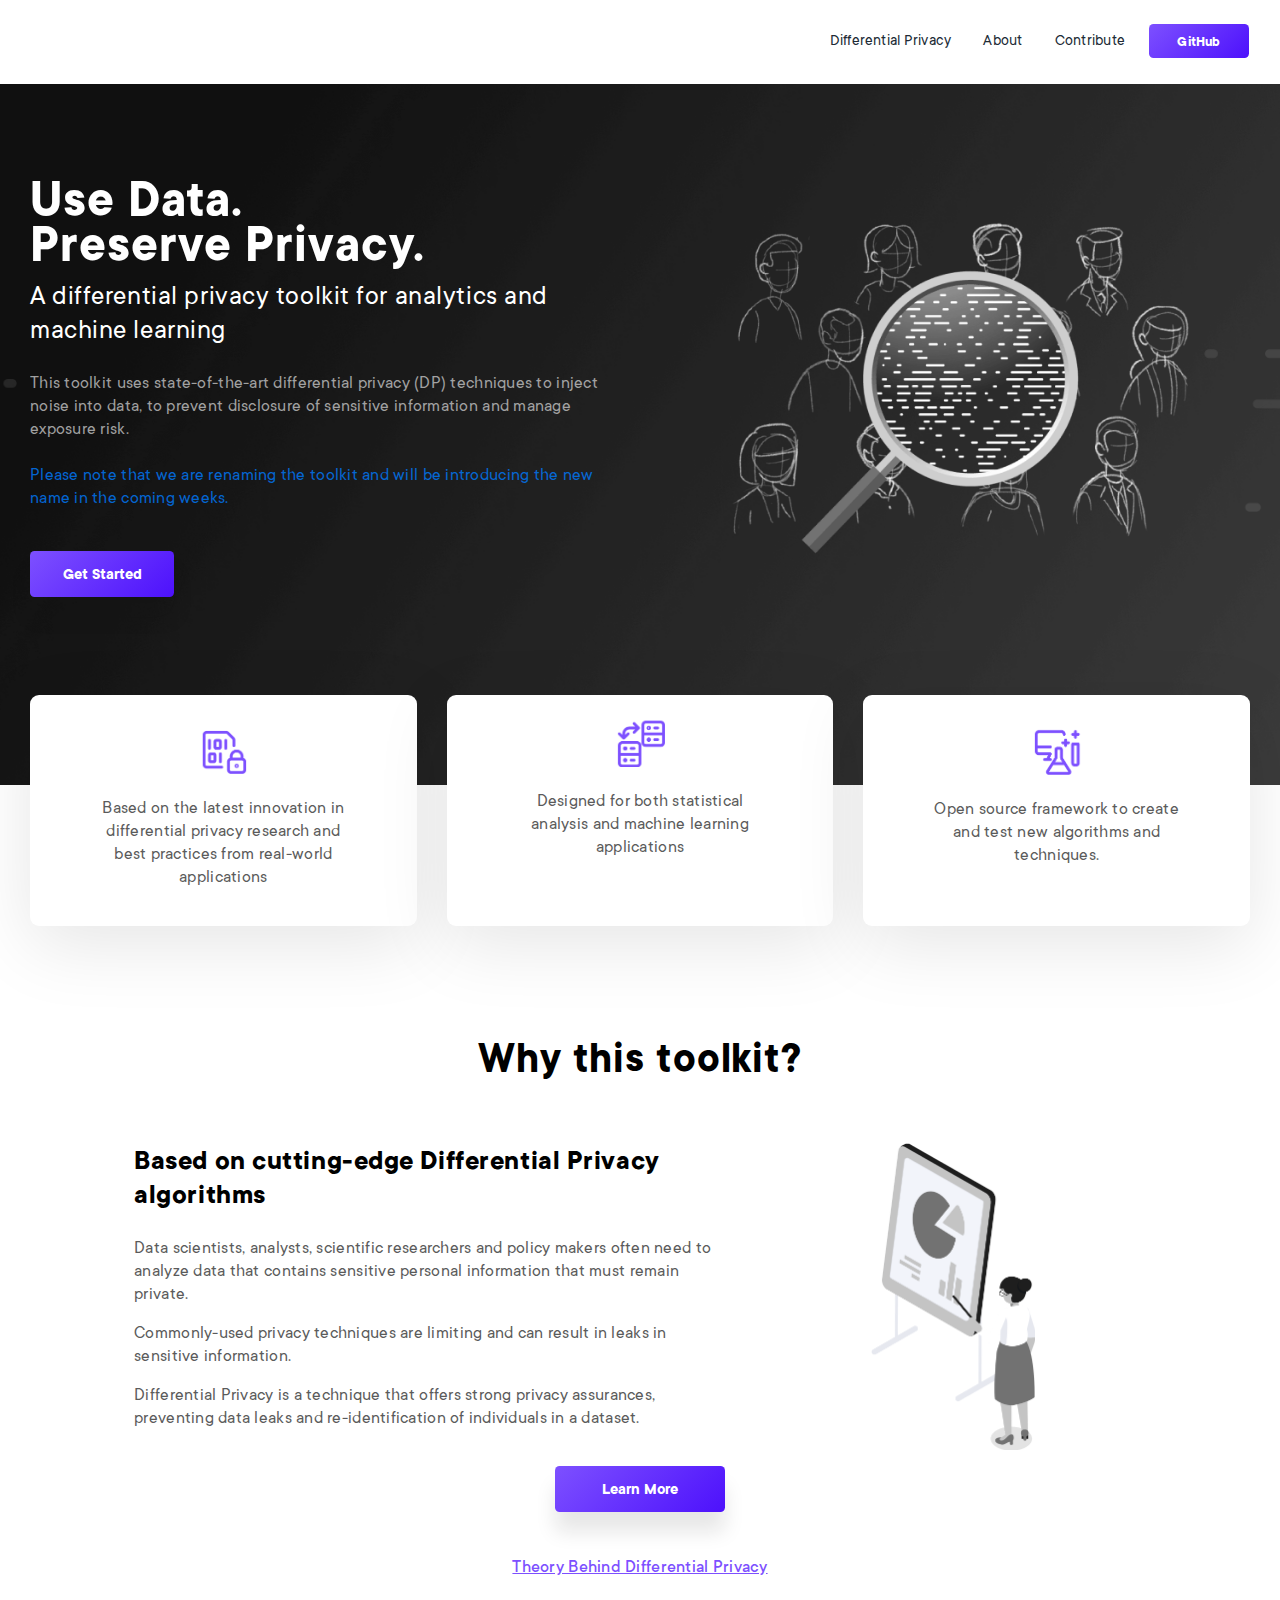
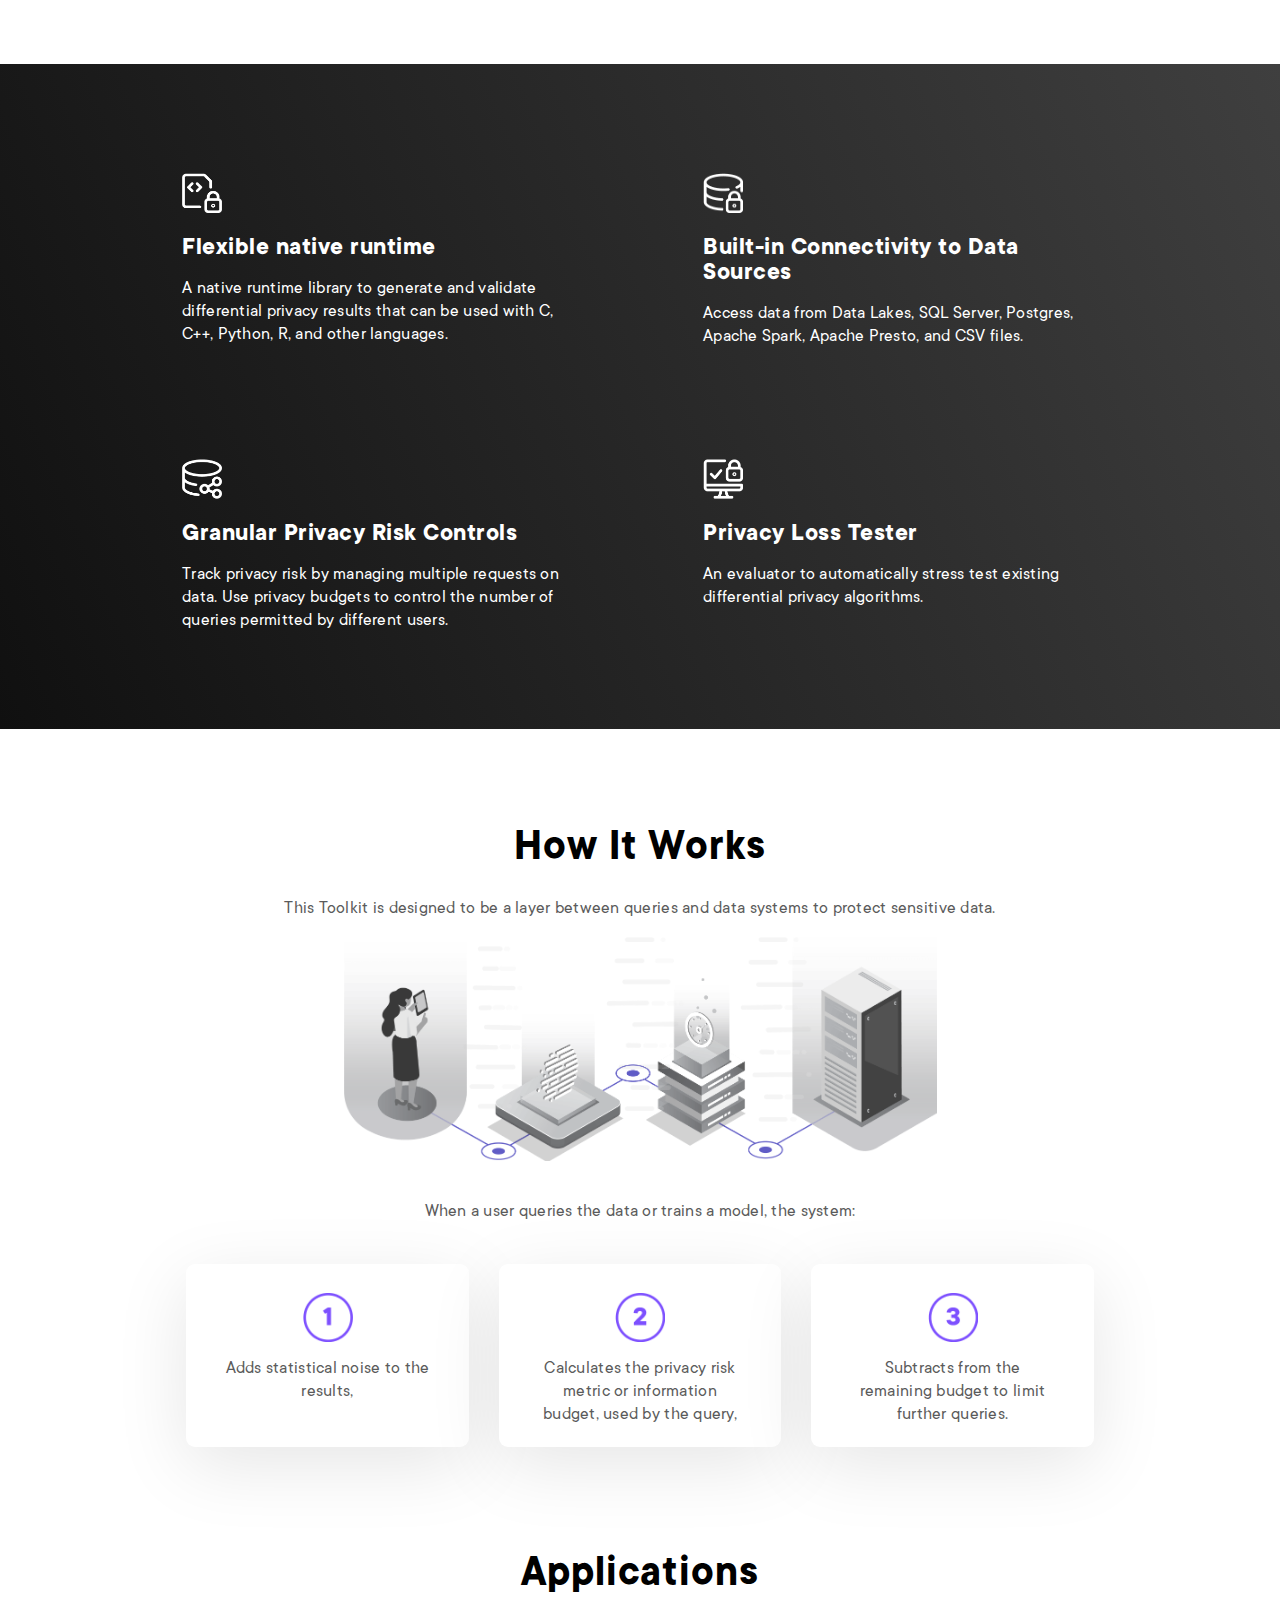
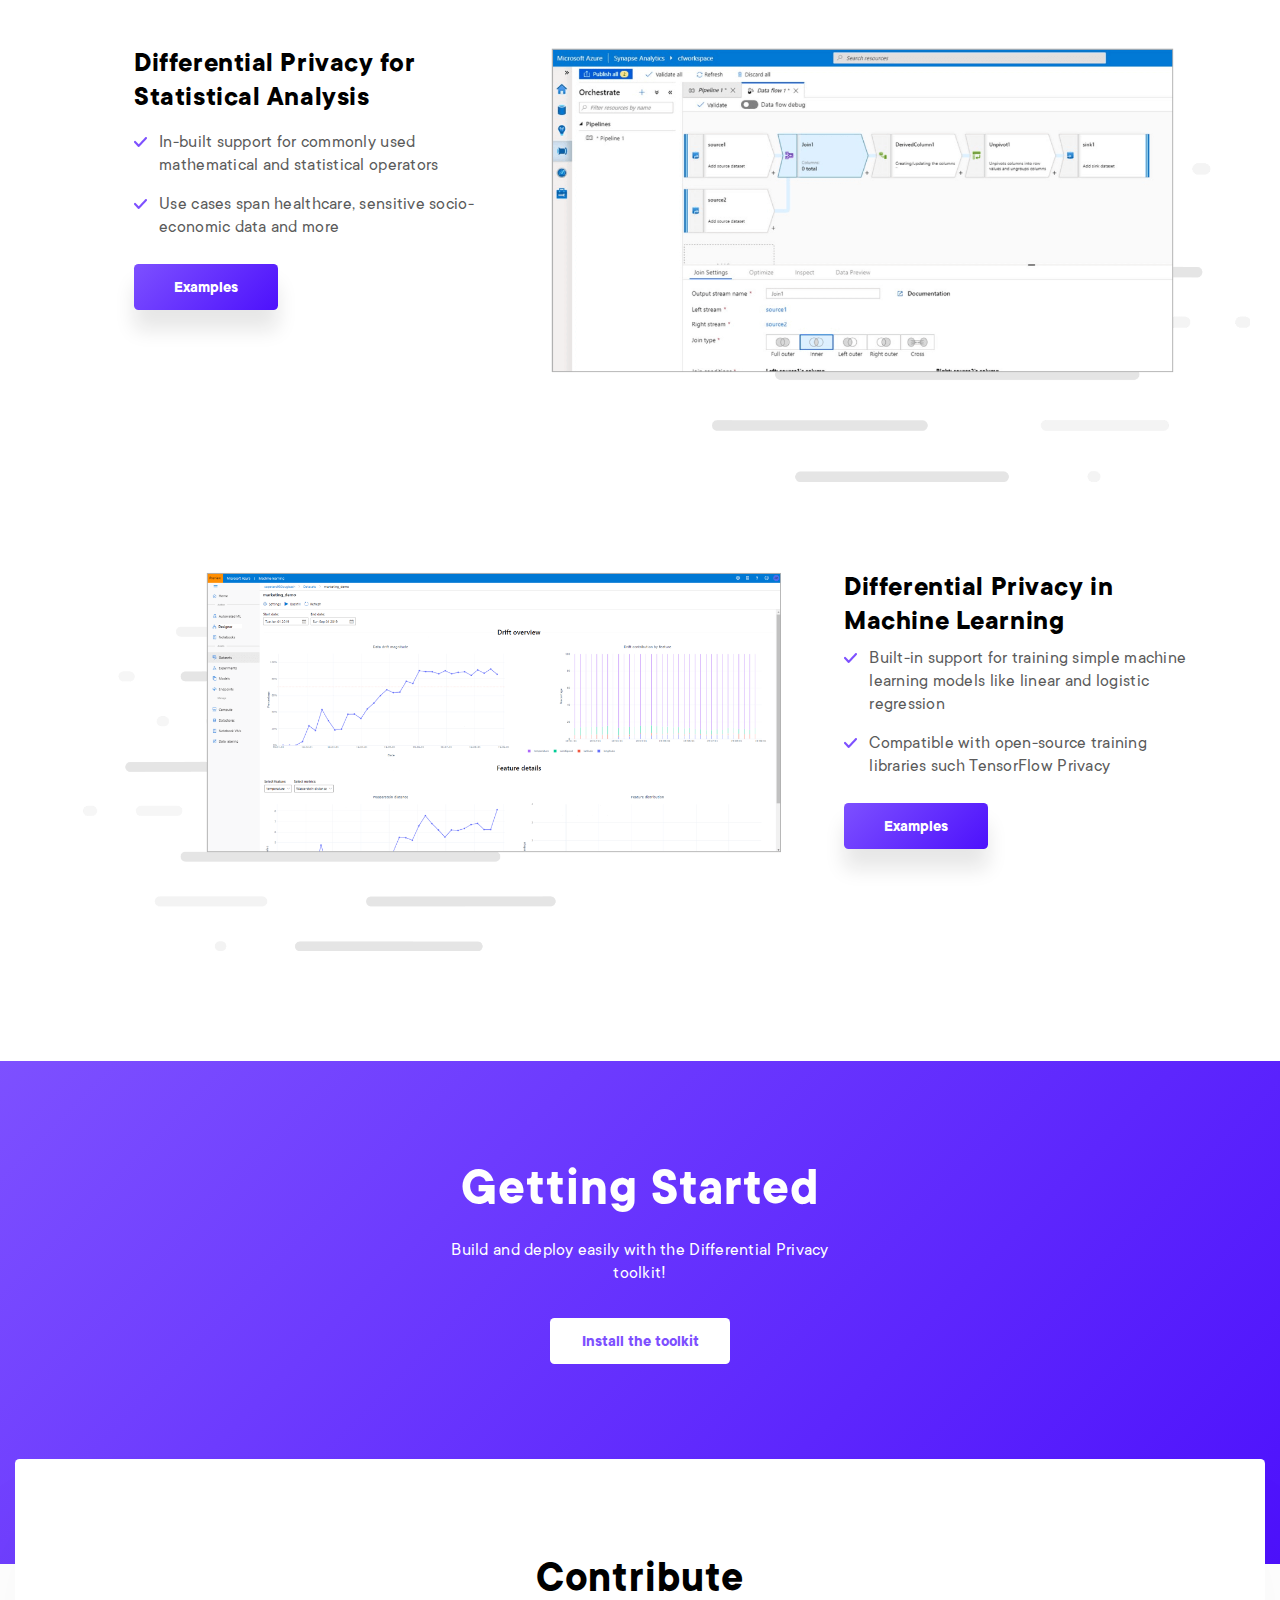
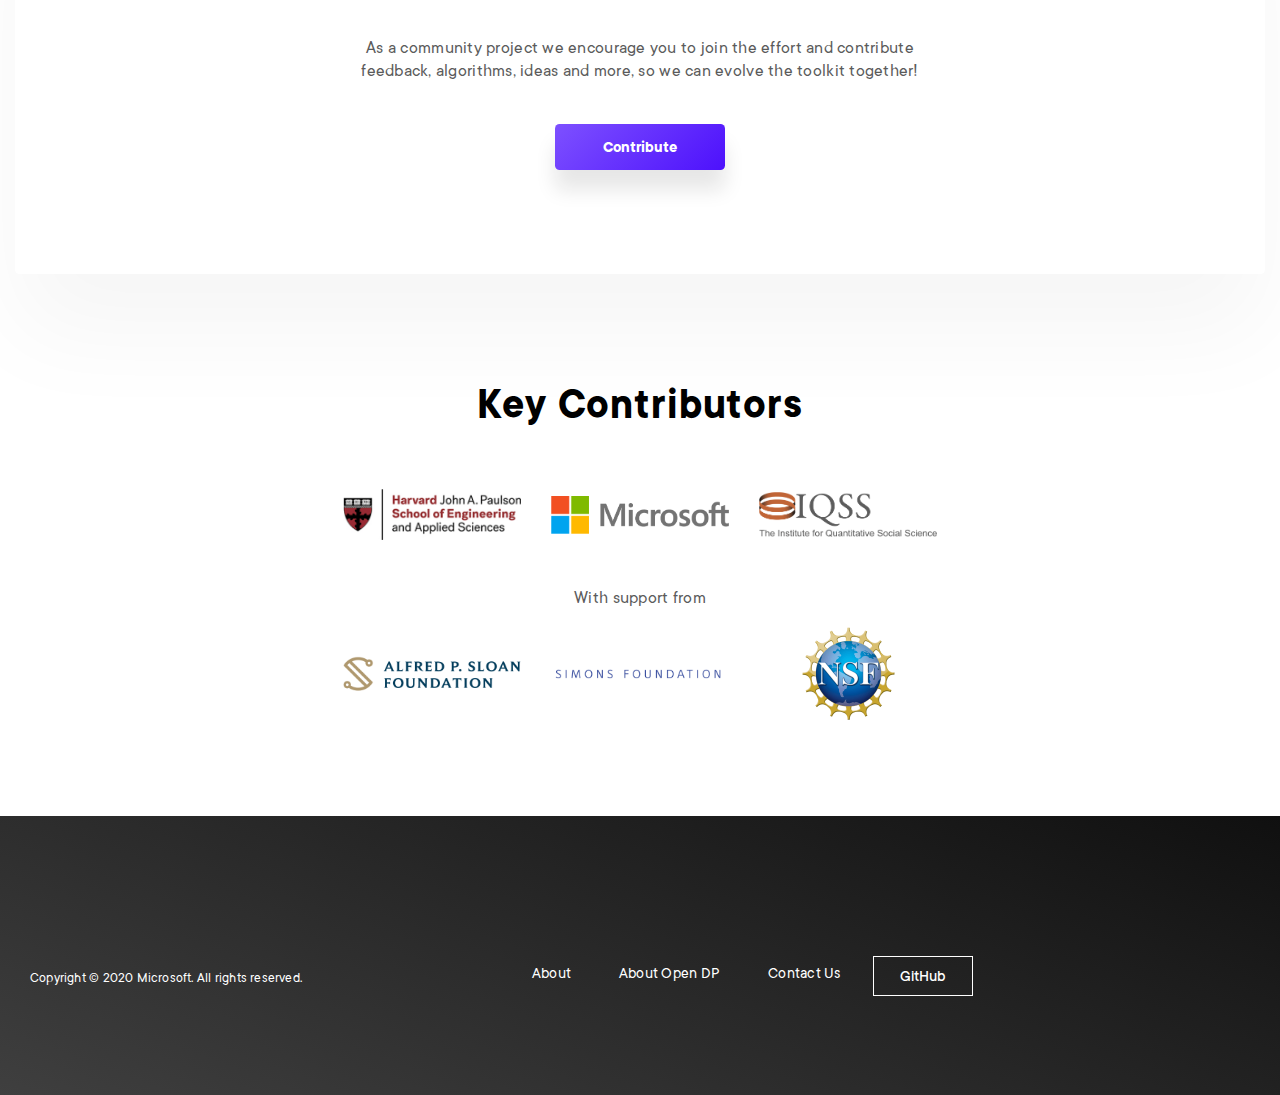
<file: orig-index.html>
<!DOCTYPE html>
<html lang="en">
	<head>
		<!-- Global site tag (gtag.js) - Google Analytics -->
		<script
			async
			src="https://www.googletagmanager.com/gtag/js?id=UA-167835952-1"
		></script>
		<script>
			window.dataLayer = window.dataLayer || [];
			function gtag() {
				dataLayer.push(arguments);
			}
			gtag('js', new Date());

			gtag('config', 'UA-167835952-1');
		</script>

		<!-- Required meta tags -->
		<meta charset="utf-8" />
		<meta
			name="viewport"
			content="width=device-width, initial-scale=1, shrink-to-fit=no"
		/>
		<title></title>
		<meta property="og:title" content="WhiteNoise" />
		<meta property="og:type" content="website" />
		<meta
			property="og:description"
			content="An open source platform for differential privacy in machine learning and analytics"
		/>
		<meta property="og:image" content="images/whitenoise-meta-image.jpg" />
		<meta
			property="og:url"
			content="https://opendifferentialprivacy.github.io/"
		/>
		<link
			rel="shortcut icon"
			type="images/x-icon"
			href="images/whitenoise-favicon.ico"
		/>
		<!-- Bootstrap CSS -->
		<link
			rel="stylesheet"
			href="https://stackpath.bootstrapcdn.com/bootstrap/4.3.1/css/bootstrap.min.css"
			integrity="sha384-ggOyR0iXCbMQv3Xipma34MD+dH/1fQ784/j6cY/iJTQUOhcWr7x9JvoRxT2MZw1T"
			crossorigin="anonymous"
		/>
		<link rel="stylesheet" type="text/css" href="css/style.css" />
	</head>
	<body>
		<!-- Navigation -->
		<nav class="navbar navbar-expand-lg fixed-top">
			<div class="container pt-3 pb-3">
				<button
					class="navbar-toggler navbar-light"
					type="button"
					data-toggle="collapse"
					data-target="#navbarResponsive"
					aria-controls="navbarResponsive"
					aria-expanded="false"
					aria-label="Toggle navigation"
				>
					<span class="navbar-toggler-icon icon-bar"></span>
				</button>
				<div class="collapse navbar-collapse" id="navbarResponsive">
					<ul class="navbar-nav ml-auto text-center">
						<li class="nav-item pr-3">
							<a class="nav-link" href="#differential-privacy"
								>Differential Privacy</a
							>
						</li>
						<li class="nav-item pr-3">
							<a class="nav-link" href="#how-it-works">About</a>
						</li>
						<li class="nav-item pr-3">
							<a class="nav-link" href="#contribute">Contribute</a>
						</li>
						<li>
							<a
								class="navbar-btn"
								href="https://github.com/opendifferentialprivacy"
								>GitHub</a
							>
						</li>
					</ul>
				</div>
			</div>
		</nav>
		<!-- Navigation -->

		<!-- Masthead -->
		<div class="container-fluid masthead">
			<div class="container">
				<div
					class="use-data row align-items-center pb-5 justify-content-md-center"
				>
					<div class="col-sm-12 col-md-8 col-lg-6 order-lg-1 text-center px-5">
						<img class="img-fluid" src="images/main-graphic.png" alt="" />
					</div>
					<div class="col-sm-12 col-lg-6 order-lg-0">
						<h1 class="text-center text-md-left">
							Use Data.<br />Preserve Privacy.
						</h1>
						<h3 class="text-center text-md-left white pb-3">
							A differential privacy toolkit for analytics and machine learning
						</h3>
						<p class="text-center text-md-left pb-4 alpha light">
							This toolkit uses state-of-the-art differential privacy (DP) techniques
							to inject noise into data, to prevent disclosure of sensitive information
							and manage exposure risk.

<br>
<br>
						<a href="https://projects.iq.harvard.edu/opendp/blog/building-inclusive-community">Please note that we are renaming the toolkit and will be introducing the new name in the coming weeks.</a>
						</p>
						<div class="row">
							<div class="col-sm-12 text-center text-md-left">
								<a
									class="masthead-btn text-center"
									href="https://github.com/opendifferentialprivacy/whitenoise-core"
									>Get Started</a
								>
							</div>
						</div>
					</div>
				</div>
			</div>
		</div>
		<!-- Masthead -->

		<!-- Masthead Cards -->
		<div class="container-fluid header-cards header-card-container" id="about">
			<div class="container">
				<div class="row text-center justify-content-md-center pb-5">
					<div class="col-12 col-lg-4 pb-4">
						<div class="card h-100 header-card px-5 pb-3">
							<div class="card-body">
								<img
									class="img-fluid mx-auto icons pb-4 icon-dark"
									src="images/icon-01-purple.png"
									alt=""
								/>
								<img
									class="img-fluid mx-auto icons pb-4 icon-light"
									src="images/icon-01-white.png"
									alt=""
								/>
								<p class="card-text medium">
									Based on the latest innovation in differential privacy
									research and best practices from real-world applications
								</p>
							</div>
						</div>
					</div>
					<div class="col-12 col-lg-4 pb-4">
						<div class="card h-100 header-card px-5 pb-3">
							<div class="card-body">
								<img
									class="img-fluid mx-auto icons pb-4 icon-dark"
									src="images/icon-02-purple.png"
									alt=""
								/>
								<img
									class="img-fluid mx-auto icons pb-4 icon-light"
									src="images/icon-02-white.png"
									alt=""
								/>
								<p class="card-text medium">
									Designed for both statistical analysis and machine learning
									applications
								</p>
							</div>
						</div>
					</div>
					<div class="col-12 col-lg-4 pb-4">
						<div class="card h-100 header-card px-5 pb-3">
							<div class="card-body">
								<img
									class="img-fluid mx-auto icons pb-4 icon-dark"
									src="images/icon-03-purple.png"
									alt=""
								/>
								<img
									class="img-fluid mx-auto icons pb-4 icon-light"
									src="images/icon-03-white.png"
									alt=""
								/>
								<p class="card-text medium">
									Open source framework to create and test new algorithms and
									techniques.
								</p>
							</div>
						</div>
					</div>
				</div>
			</div>
		</div>
		<!-- Masthead Cards -->

		<!-- Section 1 -->
		<div class="container-fluid section-1 mb-4" id="differential-privacy">
			<div class="container">
				<div class="row justify-content-lg-center">
					<div class="col-12 text-center mb-4">
						<h2 class="pb-4 top">Why this toolkit?</h2>
					</div>
					<div
						class="col-md-6 col-lg-6 my-auto text-center text-md-left order-2 order-md-1"
					>
						<h3 class="pb-3 bold">
							Based on cutting-edge Differential Privacy algorithms
						</h3>
						<p class="medium">
							Data scientists, analysts, scientific researchers and policy
							makers often need to analyze data that contains sensitive personal
							information that must remain private.
						</p>
						<p class="medium">
							Commonly-used privacy techniques are limiting and can result in
							leaks in sensitive information.
						</p>
						<p class="medium">
							Differential Privacy is a technique that offers strong privacy
							assurances, preventing data leaks and re-identification of
							individuals in a dataset.
						</p>
					</div>
					<div class="col-md-6 col-lg-4 pb-5 pb-md-0 order-md-2">
						<img
							class="img-fluid mx-auto white-noise-icon"
							src="images/graphic-01.png"
							alt=""
						/>
					</div>
					<div class="col-sm-12 col-lg-4 text-center pt-3 pb-5 order-3">
						<a
							class="purple-btn mb-5"
							href=" https://aka.ms/whitenoisewhitepaper"
							>Learn More</a
						>
						<a
							href="http://privacytools.seas.harvard.edu/files/privacytools/files/pedagogical-document-dp_0.pdf"
							><p class="text-link">Theory Behind Differential Privacy</p></a
						>
					</div>
				</div>
			</div>
		</div>
		<!-- Section 1 -->

		<!-- Section 2 -->
		<div class="container-fluid section-2 gradient-2 pb-4">
			<div class="container">
				<div class="row justify-content-center">
					<div class="col-12 col-md-5 pb-5">
						<div class="dark-card h-100 px-5 py-4">
							<img
								class="img-fluid mx-auto mx-lg-0 native-runtime-library-icons mb-4 icon-white"
								src="images/icon-6.png"
								alt=""
							/>
							<img
								class="img-fluid mx-auto mx-lg-0 native-runtime-library-icons mb-4 icon-purple"
								src="images/icon-6-dark.png"
								alt=""
							/>
							<h5 class="text-center text-lg-left pb-2 card-text">
								Flexible native runtime
							</h5>
							<p class="text-center text-lg-left card-bullet">
								A native runtime library to generate and validate differential
								privacy results that can be used with C, C++, Python, R, and
								other languages.
							</p>
						</div>
					</div>
					<div class="col-12 col-md-5 pb-5">
						<div class="dark-card h-100 px-5 py-4">
							<img
								class="img-fluid mx-auto mx-lg-0 native-runtime-library-icons mb-4 icon-white"
								src="images/icon-7.png"
								alt=""
							/>
							<img
								class="img-fluid mx-auto mx-lg-0 native-runtime-library-icons mb-4 icon-purple"
								src="images/icon-7-dark.png"
								alt=""
							/>
							<h5 class="text-center text-lg-left pb-2 card-text">
								Built-in Connectivity to Data Sources
							</h5>
							<p class="text-center text-lg-left card-text card-bullet">
								Access data from Data Lakes, SQL Server, Postgres, Apache Spark,
								Apache Presto, and CSV files.
							</p>
						</div>
					</div>
					<div class="w-100"></div>
					<div class="col-12 col-md-5 pb-5">
						<div class="dark-card h-100 px-5 py-4">
							<img
								class="img-fluid mx-auto mx-lg-0 native-runtime-library-icons mb-4 icon-white"
								src="images/icon-8.png"
								alt=""
							/>
							<img
								class="img-fluid mx-auto mx-lg-0 native-runtime-library-icons mb-4 icon-purple"
								src="images/icon-8-dark.png"
								alt=""
							/>
							<h5 class="text-center text-lg-left pb-2 card-text">
								Granular Privacy Risk Controls
							</h5>
							<p class="text-center text-lg-left card-text card-bullet">
								Track privacy risk by managing multiple requests on data. Use
								privacy budgets to control the number of queries permitted by
								different users.
							</p>
						</div>
					</div>
					<div class="col-12 col-md-5 pb-5">
						<div class="dark-card h-100 px-5 py-4">
							<img
								class="img-fluid mx-auto mx-lg-0 native-runtime-library-icons mb-4 icon-white"
								src="images/icon-9.png"
								alt=""
							/>
							<img
								class="img-fluid mx-auto mx-lg-0 native-runtime-library-icons mb-4 icon-purple"
								src="images/icon-9-dark.png"
								alt=""
							/>
							<h5 class="text-center text-lg-left pb-2 card-text">
								Privacy Loss Tester
							</h5>
							<p class="text-center text-lg-left card-text card-bullet">
								An evaluator to automatically stress test existing differential
								privacy algorithms.
							</p>
						</div>
					</div>
				</div>
			</div>
		</div>
		<!-- Section 2 -->

		<!-- Section 3 -->
		<div class="container-fluid section-3 pt-5" id="how-it-works">
			<div class="container">
				<div class="row justify-content-lg-center">
					<div class="col-12 text-center">
						<h2 class="pb-3 top pt-5">How It Works</h2>
						<p class="medium">
							This Toolkit is designed to be a layer between queries and data
							systems to protect sensitive data.
						</p>
					</div>
				</div>
				<div class="row justify-content-lg-center">
					<div class="col-12 col-lg-6 text-center">
						<img
							class="img-fluid mx-auto mb-4"
							src="images/how-it-works-diagram.png"
							alt=""
						/>
					</div>
					<div class="col-12 col-lg-6 text-center noise-02">
						<img class="img-fluid" src="images/noise-02.png" alt="" />
					</div>
					<div class="col-12 text-center">
						<p class="medium pb-4 pt-3">
							When a user queries the data or trains a model, the
							system:
						</p>
					</div>
				</div>
				<div class="row justify-content-lg-center">
					<div class="col-12 col-lg-3 pb-4">
						<div class="card h-100 header-card">
							<div class="card-body">
								<img
									class="img-fluid mx-auto white-noise-icons mb-3 mt-2 icon-dark"
									src="images/number-01.png"
									alt=""
								/>
								<img
									class="img-fluid mx-auto white-noise-icons mb-3 mt-2 icon-light"
									src="images/number-01-light.png"
									alt=""
								/>
								<p class="text-center card-text px-3 medium">
									Adds statistical noise to the results,
								</p>
							</div>
						</div>
					</div>
					<div class="col-12 col-lg-3 pb-4">
						<div class="card h-100 header-card">
							<div class="card-body">
								<img
									class="img-fluid mx-auto white-noise-icons mb-3 mt-2 icon-dark"
									src="images/number-02.png"
									alt=""
								/>
								<img
									class="img-fluid mx-auto white-noise-icons mb-3 mt-2 icon-light"
									src="images/number-02-light.png"
									alt=""
								/>
								<p class="text-center card-text px-3 medium">
									Calculates the privacy risk metric or information budget, used
									by the query,
								</p>
							</div>
						</div>
					</div>
					<div class="col-12 col-lg-3 pb-4">
						<div class="card h-100 header-card">
							<div class="card-body">
								<img
									class="img-fluid mx-auto white-noise-icons mb-3 mt-2 icon-dark"
									src="images/number-03.png"
									alt=""
								/>
								<img
									class="img-fluid mx-auto white-noise-icons mb-3 mt-2 icon-light"
									src="images/number-03-light.png"
									alt=""
								/>
								<p class="text-center card-text px-3 medium">
									Subtracts from the remaining budget to limit further queries.
								</p>
							</div>
						</div>
					</div>
				</div>
			</div>
		</div>
		<!-- Section 3 -->

		<!-- Section 4 -->
		<div class="container-fluid section-4">
			<div class="container">
				<div class="row justify-content-lg-center pb-3">
					<div class="col-sm-12 col-lg-5 text-center mb-4">
						<h2>Applications</h2>
					</div>
				</div>

				<div class="row justify-content-lg-center preserving-privacy-1">
					<div class="col-md-6 col-lg-7 order-md-2 pb-5 pb-md-0">
						<img
							class="img-fluid mx-auto dashboard-desktop"
							src="images/dashboard-03.png"
							alt=""
						/>
						<img
							class="img-fluid mx-auto dashboard-mobile"
							src="images/dashboard-03-mobile.png"
							alt=""
						/>
					</div>
					<div class="col-md-6 col-lg-4 offset-lg-1 order-md-1 pr-md-5">
						<h4 class="text-center text-lg-left pb-2">
							Differential Privacy for Statistical Analysis
						</h4>
						<li class="img-fluid check-icon pb-3 dark">
							In-built support for commonly used mathematical and statistical
							operators
						</li>
						<li class="img-fluid check-icon pb-4 dark">
							Use cases span healthcare, sensitive socio-economic data and more
						</li>
						<div class="text-center text-md-left">
							<a
								class="masthead-btn text-center"
								href="https://github.com/opendifferentialprivacy/whitenoise-samples/blob/master/README.md"
								>Examples</a
							>
						</div>
					</div>
				</div>

				<div class="row justify-content-lg-center preserving-privacy-2">
					<div class="col-md-6 col-lg-7 pb-5 pb-md-0">
						<img
							class="img-fluid mx-auto dashboard-desktop"
							src="images/dashboard-04.png"
							alt=""
						/>
						<img
							class="img-fluid mx-auto dashboard-mobile"
							src="images/dashboard-04-mobile.png"
							alt=""
						/>
					</div>
					<div class="col-md-6 col-lg-4 pl-md-5">
						<h4 class="text-center text-lg-left">
							Differential Privacy in Machine Learning
						</h4>
						<li class="img-fluid check-icon pb-3 dark">
							Built-in support for training simple machine learning models like
							linear and logistic regression
						</li>
						<li class="img-fluid check-icon pb-4 dark">
							Compatible with open-source training libraries such TensorFlow
							Privacy
						</li>
						<div class="text-center text-md-left">
							<a
								class="masthead-btn text-center"
								href="https://github.com/opendifferentialprivacy/whitenoise-samples/blob/master/README.md"
								>Examples</a
							>
						</div>
					</div>
				</div>
			</div>
		</div>
		<!-- Section 4 -->

		<!-- Section 5 -->
		<div class="container-fluid gradient-purple section-5" id="getting-started">
			<div class="container">
				<div class="row justify-content-lg-center">
					<div class="col-sm-12 col-lg-4 text-center">
						<h1 class="pb-3">Getting Started</h1>
						<p class="pb-3">Build and deploy easily with the Differential Privacy toolkit!</p>
						<a
							class="white-btn"
							href="https://github.com/opendifferentialprivacy/whitenoise-core"
							>Install the toolkit</a
						>
					</div>
				</div>
			</div>
		</div>
		<!-- Section 5 -->

		<!-- Section 6 -->
		<div class="container-fluid section-6" id="contribute">
			<div class="container inner-box">
				<div class="row justify-content-lg-center pb-5 pt-5">
					<div class="col-sm-12 col-lg-6 text-center mb-5">
						<h2 class="pb-4">Contribute</h2>
						<p class="medium pb-4">
				As a community project we encourage you to join the effort
				and contribute feedback, algorithms, ideas and more, so we can evolve the toolkit together!
						</p>
						<a
							class="purple-btn mb-2"
							href="https://github.com/opendifferentialprivacy/whitenoise-system/blob/master/contributing.rst"
							>Contribute</a
						>
					</div>
				</div>
			</div>
		</div>
		<!-- Section 6 -->

		<!-- Section 7 -->
		<div class="container-fluid section-7 mb-5">
			<div class="container">
				<div class="row justify-content-center">
					<div class="col-12 text-center">
						<h2 class="pb-5">Key Contributors</h2>
					</div>
					<div class="col-7 col-md-2 my-auto text-center logo-1 pb-5">
						<img class="img-fluid mx-auto" src="images/logo-01.png" alt="" />
					</div>
					<div class="col-7 col-md-2 my-auto text-center logo-2 pb-5">
						<img class="img-fluid mx-auto" src="images/logo-02.png" alt="" />
					</div>
					<div class="col-7 col-md-2 my-auto text-center logo-3 pb-5">
						<img class="img-fluid mx-auto" src="images/logo-03.png" alt="" />
					</div>
				</div>

				<div class="row justify-content-center">
					<div class="col-12 text-center">
						<p class="medium">With support from</p>
					</div>
					<!-- <div class="col-7 col-md-2 my-auto text-center logo-4 pb-5">
						<img class="img-fluid mx-auto" src="images/logo-04.png" alt=""/>
					</div> -->
					<div class="col-7 col-md-2 my-auto text-center logo-5 pb-5">
						<img class="img-fluid mx-auto" src="images/logo-05.png" alt="" />
					</div>
					<div class="col-8 col-md-2 my-auto text-center logo-6 pb-4 pb-md-5">
						<img class="img-fluid mx-auto" src="images/logo-06.png" alt="" />
					</div>
					<div class="col-5 col-md-2 my-auto text-center logo-7 pb-5">
						<img
							class="img-fluid mx-auto logo-7-icon"
							src="images/logo-07.png"
							alt=""
						/>
					</div>
				</div>
			</div>
		</div>
		<!-- Section 7 -->

		<!-- Footer -->
		<div class="container-fluid gradient-footer footer">
			<div class="container">
				<div class="row pt-lg-5 pb-5">
					<div class="col-12 col-lg-4 text-center text-lg-left pt-4 my-auto">
						<p class="copyright">
							Copyright © 2020 Microsoft. All rights reserved.
						</p>
					</div>
					<div
						class="col-12 col-lg-6 d-flex align-items-center justify-content-md-center flex-column flex-md-row"
					>
						<div class="mr-md-3">
							<a class="nav-link" href="https://aka.ms/whitenoisewhitepaper"
								><p class="mb-md-0">About</p></a
							>
						</div>
						<div class="mr-md-3">
							<a class="nav-link" href="http://opendp.io/"
								><p class="mb-md-0">About Open DP</p></a
							>
						</div>
						<div class="mr-md-3">
							<a class="nav-link" href="mailto:whitenoise@opendp.io"
								><p class="mb-md-0">Contact Us</p></a
							>
						</div>
						<a
							class="footer-btn-transparent text-center"
							href="https://github.com/opendifferentialprivacy"
							>GitHub</a
						>
					</div>
				</div>
			</div>
		</div>

		<!-- Optional JavaScript -->
		<!-- jQuery first, then Popper.js, then Bootstrap JS -->
		<script
			src="https://code.jquery.com/jquery-3.3.1.slim.min.js"
			integrity="sha384-q8i/X+965DzO0rT7abK41JStQIAqVgRVzpbzo5smXKp4YfRvH+8abtTE1Pi6jizo"
			crossorigin="anonymous"
		></script>
		<script
			src="https://cdnjs.cloudflare.com/ajax/libs/popper.js/1.14.7/umd/popper.min.js"
			integrity="sha384-UO2eT0CpHqdSJQ6hJty5KVphtPhzWj9WO1clHTMGa3JDZwrnQq4sF86dIHNDz0W1"
			crossorigin="anonymous"
		></script>
		<script
			src="https://stackpath.bootstrapcdn.com/bootstrap/4.3.1/js/bootstrap.min.js"
			integrity="sha384-JjSmVgyd0p3pXB1rRibZUAYoIIy6OrQ6VrjIEaFf/nJGzIxFDsf4x0xIM+B07jRM"
			crossorigin="anonymous"
		></script>
		<script src="script.js"></script>
	</body>
</html>
</file>
<file: css/style.css>
/*FONTS*/
@font-face {
  font-family: "TT Commons Regular";
  src: url("../fonts/TypeType-TTCommonsRegular.woff") format("woff"),
  url("../fonts/TypeType-TTCommonsRegular.otf") format("opentype");
}
@font-face {
  font-family: 'TT Commons Medium';
  src: url("../fonts/TypeType-TTCommonsMedium.woff") format("woff"),
       url("../fonts/TypeType-TTCommonsMedium.otf") format("opentype");
}
@font-face {
  font-family: 'TT Commons Medium Italic';
  src: url("../fonts/TypeType-TTCommonsMediumItalic.woff") format("woff"),
       url("../fonts/TypeType-TTCommonsMediumItalic.otf") format("opentype");
}
@font-face {
  font-family: "TT Commons Bold";
  src: url("../fonts/TypeType-TTCommonsBold.woff") format("woff"),
       url("../fonts/TypeType-TTCommonsBold.otf") format("opentype");
}
body {
  background: #FFFFFF;
  padding-top: 53px; 
}

/****TYPE****/
h1 {
  font-family: 'TT Commons Bold', Arial, sans-serif;
  font-style: normal;
  font-weight: bold;
  font-size: 52px;
  line-height: 45px;
  color: #FFFFFF;
  letter-spacing: 0.02em;
  -moz-osx-font-smoothing: grayscale;
  -webkit-font-smoothing: antialiased;
}
h2 {
  font-family: 'TT Commons Bold', Arial, sans-serif;
  font-style: normal;
  font-weight: bold;
  font-size: 43px;
  line-height: 49px;
  color: #000000;
  letter-spacing: 0.02em;
  -moz-osx-font-smoothing: grayscale;
  -webkit-font-smoothing: antialiased;
}
h3 {
  font-family: 'TT Commons Regular', Arial, sans-serif;
  font-style: normal;
  font-weight: normal;
  font-size: 28px;
  line-height: 34px;
  color: #000000;
  letter-spacing: 0.02em;
  -moz-osx-font-smoothing: grayscale;
  -webkit-font-smoothing: antialiased;
}
h4 {
  font-family: 'TT Commons Bold', Arial, sans-serif;
  font-style: normal;
  font-weight: bold;
  font-size: 28px;
  line-height: 34px;
  color: #000000;
  letter-spacing: 0.02em;
  -moz-osx-font-smoothing: grayscale;
  -webkit-font-smoothing: antialiased;
}
h5 {
  font-family: 'TT Commons Bold', Arial, sans-serif;
  font-style: normal;
  font-weight: bold;
  font-size: 25px;
  line-height: 25px;
  color: #FFFFFF;
  letter-spacing: 0.02em;
  -moz-osx-font-smoothing: grayscale;
  -webkit-font-smoothing: antialiased;
}
h6 {
  font-family: 'TT Commons Bold', Arial, sans-serif;
  font-style: normal;
  font-weight: bold;
  font-size: 24px;
  line-height: 24px;
  color: #000000;
  letter-spacing: 0.02em;
  -moz-osx-font-smoothing: grayscale;
  -webkit-font-smoothing: antialiased;
}
p {
  font-family: 'TT Commons Regular', Arial, sans-serif;
  font-style: normal;
  font-weight: normal;
  font-size: 18px;
  line-height: 23px;
  color: #FFFFFF;
  letter-spacing: 0.015em;
  -moz-osx-font-smoothing: grayscale;
  -webkit-font-smoothing: antialiased;
}
li{
  font-family: 'TT Commons Regular', Arial, sans-serif;
  font-style: normal;
  font-weight: normal;
  font-size: 16px;
  line-height: 20px;
  color: #878C97;
  letter-spacing: 0.015em;
  -moz-osx-font-smoothing: grayscale;
  -webkit-font-smoothing: antialiased;
}
/****TYPE****/


/****UNIVERSAL****/
.dark {
  color: #212B36;
}
.medium{
  color: #5B5B5B;
}
.light{
  color: #c4c4c4;
}
.white{
  color: #FFFFFF;
}
.alpha {
  opacity: 0.8;
}
.bold{
  font-family: 'TT Commons Bold', Arial, sans-serif;
  font-style: normal;
  font-weight: bold;
}
.text-link {
  font-family: 'TT Commons Medium', Arial, sans-serif;
  font-weight: normal;
  font-size: 18px;
  line-height: 16px;
  text-decoration-line: underline;
  color:#7D50FF;
}
.purple-btn {
  font-family: 'TT Commons Bold', Arial, sans-serif;
  font-size: 16px;
  display: inline-block;
  color: #FFFFFF;
  background: linear-gradient(315.63deg, #4D11FC 0%, #7D50FF 100%);
  padding: 13px 0px 9px 0px;
  width: 170px;
  box-shadow: 0px 20px 20px rgba(16, 16, 16, 0.1);
  border-radius: 4.51422px;
}
.purple-btn:hover {
  color: #FFFFFF;
}
.white-btn {
  font-family: 'TT Commons Bold', Arial, sans-serif;
  font-size: 16px;
  display: inline-block;
  color: #7D50FF;
  background: white;
  border-radius: 4.51422px;
  padding: 13px 0px 9px 0px;
  margin: 0px 9px;
  width: 180px;
}
.white-btn:hover {
  color: #7D50FF;
}
.no-padding {
   padding: 0 !important;
   margin: 0 !important;
}
/****UNIVERSAL****/


/****NAVBAR****/
.navbar{
  background-color: white;
  z-index: 10000;
}
.navbar li {
  font-family: 'TT Commons Regular', Arial, sans-serif;
  font-size: 16px;
}
.navbar li a {
  color: #212B36;
}
.navbar-btn {
  font-family: 'TT Commons Bold', Arial, sans-serif;
  font-size: 14px;
  display: inline-block;
  color: white !important;
  background: linear-gradient(315.63deg, #4D11FC 0%, #7D50FF 100%);
  padding: 9px 0px 5px 0px;
  width: 100px;
  border-radius: 4.51422px;
}
.navbar .navbar-toggler .icon-bar {
    color: pink !important;
}
.nav-logo{
  width: 166px;
  height: auto;
}
.navbar .nav-link:hover{
    text-decoration: underline;
    color: #7D50FF;
}


/****MASTHEAD****/
.masthead{
  padding-bottom: 140px;
  background-image: url('../images/background.png');
  background-size: cover;
  background-position: center;
  background-repeat: no-repeat;
}
.use-data {
  padding-top: 50px;
}
.gradient{
  background: linear-gradient(301.84deg, #3F3F3F 0%, #101010 79.84%);
}
.gradient-purple{
  background: linear-gradient(314.47deg, #4D11FC 0%, #7D50FF 100%);
}
.masthead-btn {
  font-family: 'TT Commons Bold', Arial, sans-serif;
  font-size: 16px;
  display: inline-block;
  color: #FFFFFF;
  background: linear-gradient(315.63deg, #4D11FC 0%, #7D50FF 100%);
  padding: 13px 0px 9px 0px;
  width: 144px;
  box-shadow: 0px 20px 20px rgba(16, 16, 16, 0.1);
  border-radius: 4.51422px;
}
.masthead-btn:hover {
  color: #FFFFFF;
}
.masthead-icon {
  width: 30px;
  height: 30px;
}
.header-card-container{
  margin-top: -90px;
}
.purple-card {
  background: linear-gradient(298.74deg, #4D11FC 0%, #7D50FF 100%);
}
.icon-light{
  display: none !important;
}
.show-me{
  display: block !important;
}
.hide-me{
  display: none !important;
}
/****MASTHEAD****/


/****MASTHEAD CARDS****/
.icons{
  width: 50px;
  height: auto;
}
/****MASTHEAD CARDS****/


/****SECTION 1****/
.section-1{
  position: relative;
  margin-top: 0px;
}
.section-1 h2.top{
  padding-top: 40px;
}
li.icon-01 {
background: url('../images/icon-4.png') no-repeat left 0px;
background-size: 40px 40px;
padding-left: 50px;
display: block;
}
li.icon-02 {
background: url('../images/icon-5.png') no-repeat left 0px;
background-size: 40px 40px;
padding-left: 50px;
display: block;
margin-bottom: 1em;
}
.white-noise-icon{
  display: block;
  width: 106px;
  height: auto;
}
.card{
  border: 0px solid rgba(0,0,0,0);
  box-shadow: 0px 20px 80px rgba(0, 0, 0, 0.1);
}
/****SECTION 1****/


/****SECTION 2****/
.header-cards h2.top{
  padding-top: 75px;
}
.white-noise-icons {
  display: block;
  width: 50px;
  height: 50px;
}
.section-2{
  padding-top: 85px;
}
.gradient-2{
  background: linear-gradient(247.3deg, #3F3F3F 0%, #101010 100%);
}
.native-runtime-library-icons {
  display: block;
  width: 40px;
  height: 40px;
}
.white-card{
  background: white;
  border-radius: 9px;
}
.icon-purple{
  display: none;
}
/****SECTION 2****/


/****SECTION 3****/
.image-container{
  position: relative;
}
.image-wrapper{
  position: absolute;
  top: 30px;
  width: 100%;
}
.noise-02{
  margin-left: -100%;
}
/****SECTION 3****/


/****SECTION 4****/
.section-4{
  padding-top:80px;
}
.section-4 li {
  font-family: 'TT Commons Regular', Arial, sans-serif;
  font-style: normal;
  font-weight: normal;
  font-size: 18px;
  line-height: 23px;
  padding-top: 0px;
  padding-bottom: 0px;
  color: red;
}
li.check-icon {
color: #5B5B5B;
background: url('../images/check-icon.png') no-repeat  0 5px;
background-size: 13px 10px;
padding-left: 25px;
display: block;
}
.preserving-privacy-1{
padding-bottom: 90px;
}
.preserving-privacy-2{
padding-bottom: 110px;
}
/****SECTION 4****/


/****SECTION 5****/
.section-5{
  padding-top: 110px;
  padding-bottom: 200px;
}
/****SECTION 5****/


/****SECTION 6****/
.section-6{
  position: relative;
  z-index: 5000;
  margin-top: -220px;
  padding-top: 115px;
  padding-bottom: 110px;
}
.contribute-white-noise-icon{
  width: 50px;
  height: auto;
}
.section-6 h2{
  padding-top: 50px;
}
.section-6 .inner-box {
  box-shadow: 0px 60px 100px rgba(0, 0, 0, 0.04);
  background-color: white;
  border-radius: 4.51422px;
}
.dashboard-desktop {
  display: none;
}
.dashboard-mobile {
  display: block;
}
/****SECTION 6****/


/****FOOTER****/
.gradient-footer{
background: linear-gradient(20deg, #3F3F3F 0%, #101010 100%);
}
.footer{
  padding-top: 80px;
  padding-bottom: 40px;
}
.p-2{
  color:#FFFFFF;
}
.footer-nav{
  list-style: none;
  padding: 0px;
}
.footer-nav .nav-link{
  padding: 8px 0px 8px 0px;
}
.page-footer{
  background-color: #FFFFFF;
}
.footer-btn-transparent{
  font-family: 'TT Commons Medium', Arial, sans-serif;
  font-size: 16px;
  display: inline-block;
  color: #FFFFFF;
  background-color: transparent;
  border: 1px solid #FFFFFF;
  width: 100px;
  padding: 9px 0px 5px 0px;
}
.footer-btn-transparent:hover{
  color: #FFFFFF;
}
.footer-logo{
  width:169px;
  height: auto;
  padding-bottom: 25px;
}
.footer p {
  font-family: 'TT Commons Regular', Arial, sans-serif;
  font-size: 16px;
}
.footer .copyright{
  font-family: 'TT Commons Regular', Arial, sans-serif;
  font-size: 14px;
}
.footer .nav-link:hover{
    text-decoration: underline;
    color: white;
}
/****FOOTER****/


@media only screen and (min-width: 768px) {
  .card{
    box-shadow: 0px 18.0569px 72.2275px rgba(0, 0, 0, 0.1);
    border-radius: 9px;
  }
  .section-1{
    position: relative;
    z-index: 5000;
  }
  .inner-box{
    background-color: white;
    box-shadow: 0px 60px 100px rgba(0, 0, 0, 0.04);
  }
  .section-6 {
    position: relative;
    z-index: 5000;
    margin-top: -220px;
  }
  .logo-7-icon{
    width: 95px;
    height: auto;
  }
  .white-noise-icon{
    display: block;
    width: 164px;
    height: auto;
  }
  .dashboard-desktop {
    display: block;
  }
  .dashboard-mobile {
    display: none;
  }
}

@media only screen and (min-width: 992px) {
  .use-data {
    padding-top: 130px;
  }
  .noise-02{
    margin-left: -50%;
  }
  .noise-03{
    margin-left: -50%;
  }
}

@media (min-width: 1200px){
.container {
    max-width: 1280px;
}
</file>
